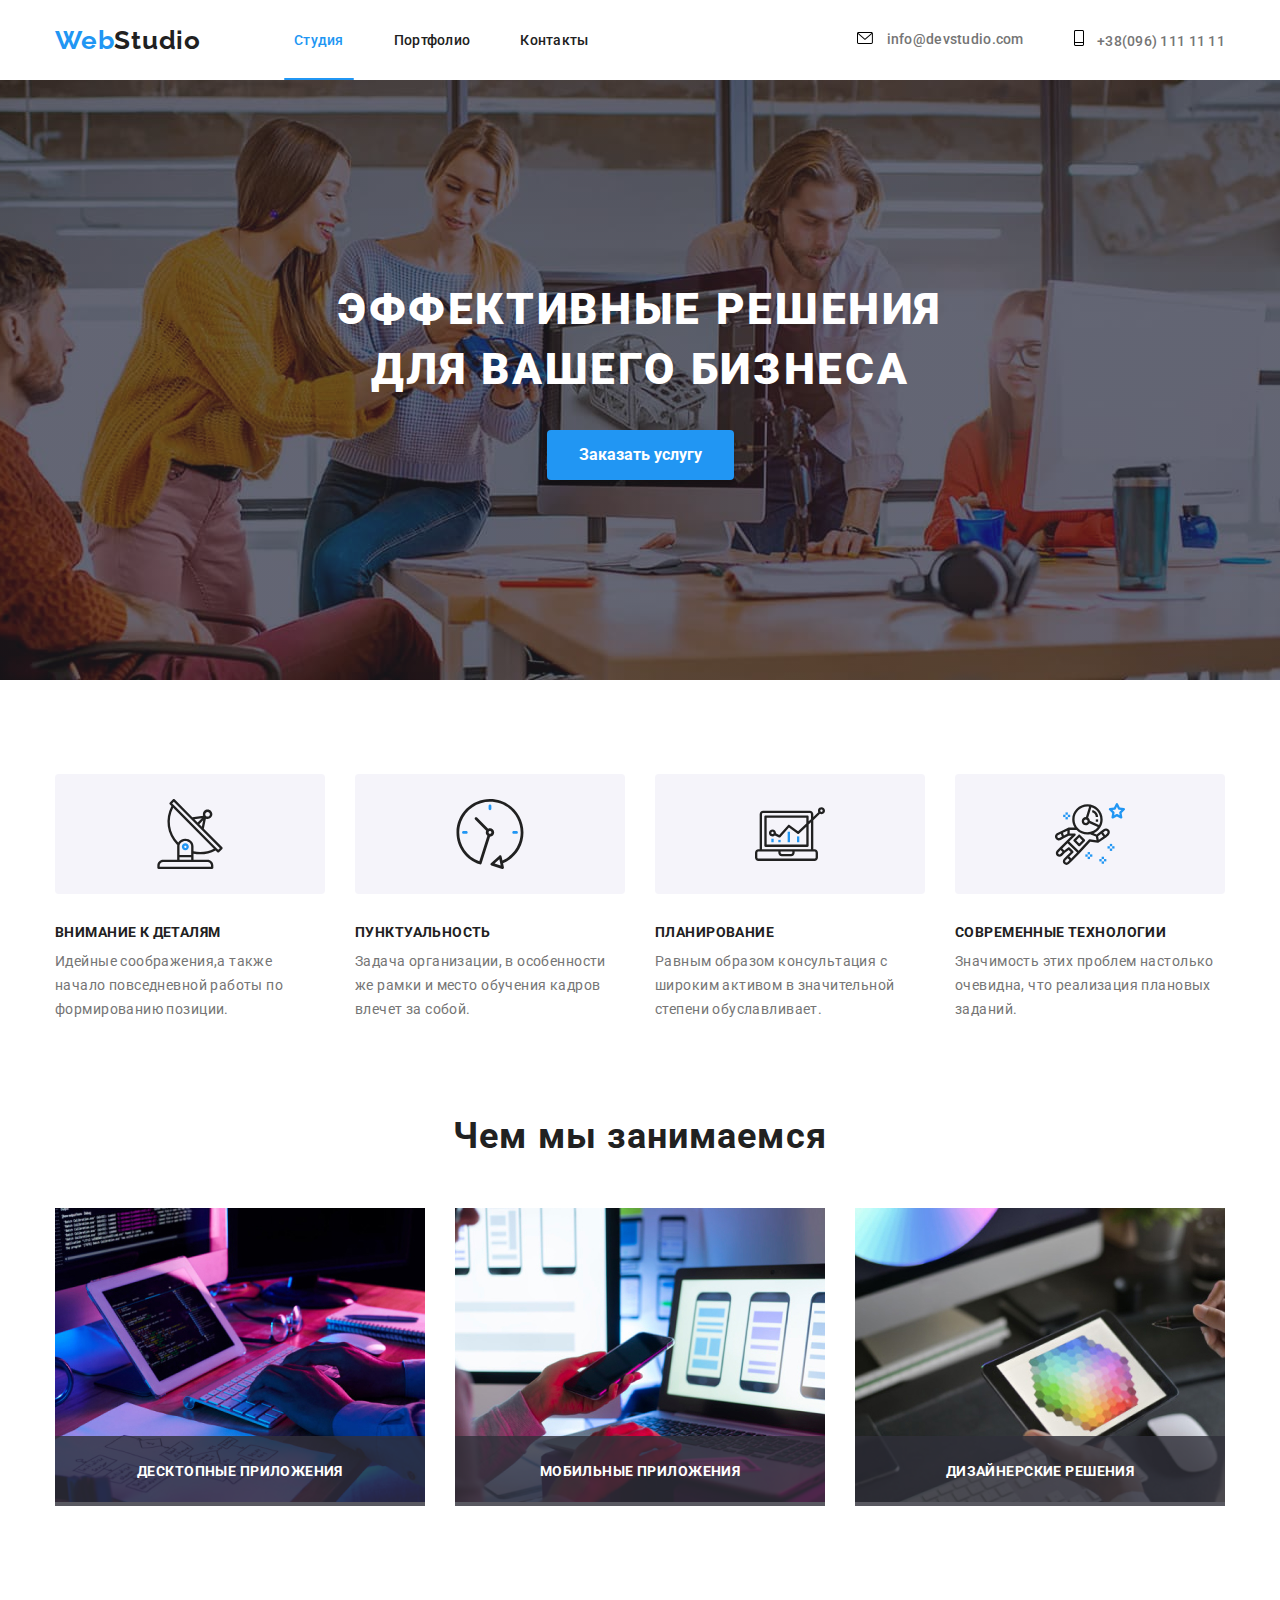
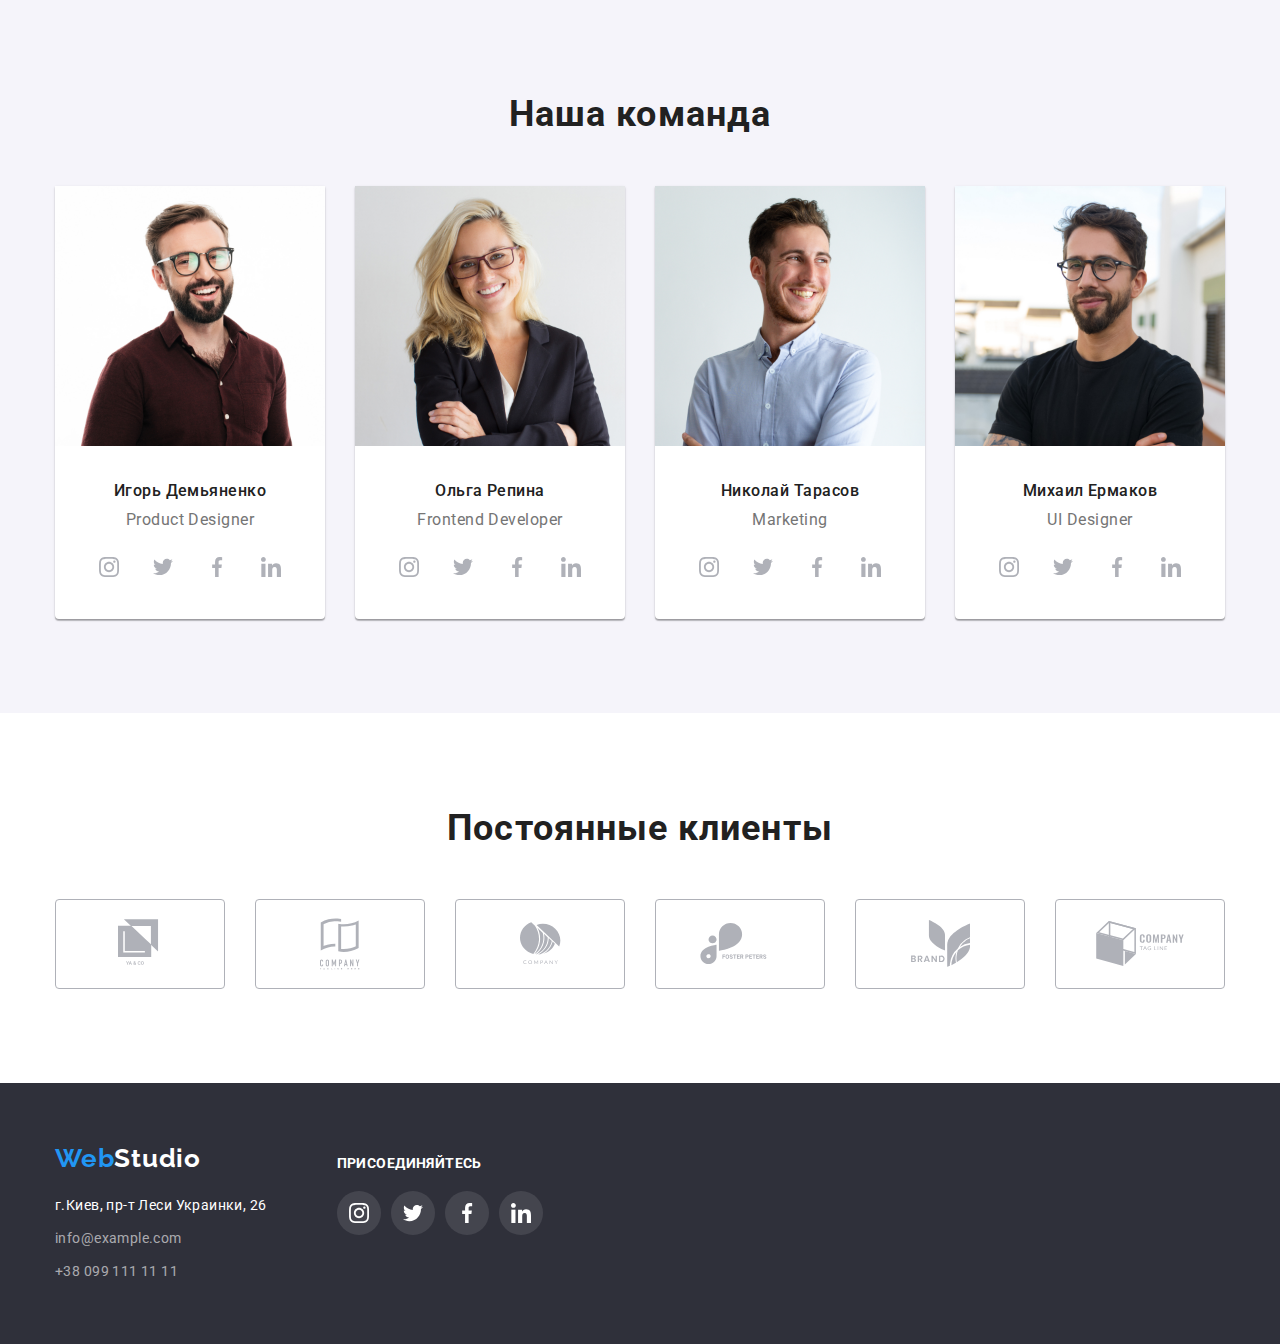
<file: index.html>
<!DOCTYPE html>
<html lang="en">
  <head>
    <meta charset="UTF-8" />
    <meta name="viewport" content="width=device-width, initial-scale=1.0" />
    <title>Goit-hw-05</title>
    <link rel="preconnect" href="https://fonts.gstatic.com" />
    <link
      href="https://fonts.googleapis.com/css2?family=Raleway:wght@700&display=swap"
      rel="stylesheet"
    />
    <link
      href="https://fonts.googleapis.com/css2?family=Roboto:wght@500;700;900&display=swap"
      rel="stylesheet"
    />
    <link
      rel="stylesheet"
      href="https://cdnjs.cloudflare.com/ajax/libs/modern-normalize/1.0.0/modern-normalize.min.css"
    />
    <link rel="stylesheet" href="./css/styles.css" />
  </head>
  <body>
    <header class="page-header">
      <div class="container container-header">
        <nav class="navigation">
          <a href="./index.html" class="logo-link">
            <span class="logo-blue">Web</span
            ><span class="logo-black">Studio</span>
          </a>
          <ul class="menu-list">
            <li class="menu-item">
              <a href="#" class="nav-link action-window">Студия</a>
            </li>
            <li class="menu-item">
              <a href="./portfolio.html" class="nav-link">Портфолио</a>
            </li>
            <li class="menu-item">
              <a href="#adress" class="nav-link">Контакты</a>
            </li>
          </ul>
        </nav>
        <ul class="menu-contacts">
          <li class="menu-contacts-item">
            <a
              href="mailto:info@devstudio.com"
              class="menu-contacts-link email-link"
            >
              <svg class="email-svg">
                <use href="./images/icons/mi.svg#icon-message"></use>
              </svg>
              info@devstudio.com</a
            >
          </li>
          <li class="menu-contacts-item">
            <a href="tel:+380961112222" class="menu-contacts-link">
              <svg class="phone-svg">
                <use href="./images/icons/mi.svg#icon-iphone"></use>
              </svg>
              +38(096) 111 11 11</a
            >
          </li>
        </ul>
      </div>
    </header>
    <main>
      <section class="hero">
        <div class="hero-container container">
          <h1 class="hero-h1">Эффективные решения для вашего бизнеса</h1>
          <button data-modal-open class="hero-button">Заказать услугу</button>
        </div>
      </section>
      <section class="qualities">
        <div class="container">
          <ul class="qualities-list">
            <li class="qualities-item icon-sattelite">
              <h3 class="qualities-title">Внимание к деталям</h3>
              <p class="qualities-text">
                Идейные соображения,а также начало повседневной работы по
                формированию позиции.
              </p>
            </li>
            <li class="qualities-item icon-clock">
              <h3 class="qualities-title">Пунктуальность</h3>
              <p class="qualities-text">
                Задача организации, в особенности же рамки и место обучения
                кадров влечет за собой.
              </p>
            </li>
            <li class="qualities-item icon-computer">
              <h3 class="qualities-title">Планирование</h3>
              <p class="qualities-text">
                Равным образом консультация с широким активом в значительной
                степени обуславливает.
              </p>
            </li>
            <li class="qualities-item icon-astronaut">
              <h3 class="qualities-title">Современные технологии</h3>
              <p class="qualities-text">
                Значимость этих проблем настолько очевидна, что реализация
                плановых заданий.
              </p>
            </li>
          </ul>
        </div>
      </section>
      <section class="our-occupation">
        <div class="container">
          <h2 class="our-occupation-tittle">Чем мы занимаемся</h2>
          <ul class="our-occupation-list">
            <li class="our-occupation-list-item">
              <div class="our-occupation-iteam-container">
                <img
                  src="./images/portfolio1.jpg"
                  alt="Портфолио"
                  width="370"
                  height="294"
                />
                <p class="our-occupation-item-text">Десктопные приложения</p>
              </div>
            </li>
            <li class="our-occupation-list-item">
              <div class="our-occupation-iteam-container">
                <img
                  src="./images/portfolio2.jpg"
                  alt="Портфолио"
                  width="370"
                  height="294"
                />
                <p class="our-occupation-item-text">Мобильные приложения</p>
              </div>
            </li>
            <li class="our-occupation-list-item">
              <div class="our-occupation-iteam-container">
                <img
                  src="./images/portfolio3.jpg"
                  alt="Портфолио"
                  width="370"
                  height="294"
                />
                <p class="our-occupation-item-text">Дизайнерские решения</p>
              </div>
            </li>
          </ul>
        </div>
      </section>
      <section class="our-team">
        <div class="container">
          <h2 class="our-team-title">Наша команда</h2>
          <ul class="our-team-list">
            <li class="our-team-item">
              <img
                src="./images/team1.jpg"
                alt="Фото Игорь Демьяненко"
                width="270"
                height="260"
              />
              <div class="our-team-description-container">
                <h3 class="our-team-list-title">Игорь Демьяненко</h3>
                <p class="our-team-text">Product Designer</p>
                <ul class="our-team-social-list">
                  <li class="our-team-social-item">
                    <a href="" class="our-team-social-link">
                      <svg class="social-list-svg">
                        <use
                          href="./images/icons/symbol-defs2.svg#icon-instagram"
                        ></use>
                      </svg>
                    </a>
                  </li>
                  <li class="our-team-social-item">
                    <a href="" class="our-team-social-link">
                      <svg class="social-list-svg">
                        <use
                          href="./images/icons/symbol-defs2.svg#icon-twitter"
                        ></use>
                      </svg>
                    </a>
                  </li>
                  <li class="our-team-social-item">
                    <a href="" class="our-team-social-link">
                      <svg class="social-list-svg">
                        <use
                          href="./images/icons/symbol-defs2.svg#icon-facebook"
                        ></use>
                      </svg>
                    </a>
                  </li>
                  <li class="our-team-social-item">
                    <a href="" class="our-team-social-link">
                      <svg class="social-list-svg">
                        <use
                          href="./images/icons/symbol-defs2.svg#icon-linkedin"
                        ></use>
                      </svg>
                    </a>
                  </li>
                </ul>
              </div>
            </li>
            <li class="our-team-item">
              <img
                src="./images/team2.jpg"
                alt="Фото Ольга Репина"
                width="270"
                height="260"
              />
              <div class="our-team-description-container">
                <h3 class="our-team-list-title">Ольга Репина</h3>
                <p class="our-team-text">Frontend Developer</p>
                <ul class="our-team-social-list">
                  <li class="our-team-social-item">
                    <a href="" class="our-team-social-link">
                      <svg class="social-list-svg">
                        <use
                          href="./images/icons/symbol-defs2.svg#icon-instagram"
                        ></use>
                      </svg>
                    </a>
                  </li>
                  <li class="our-team-social-item">
                    <a href="" class="our-team-social-link">
                      <svg class="social-list-svg">
                        <use
                          href="./images/icons/symbol-defs2.svg#icon-twitter"
                        ></use>
                      </svg>
                    </a>
                  </li>
                  <li class="our-team-social-item">
                    <a href="" class="our-team-social-link">
                      <svg class="social-list-svg">
                        <use
                          href="./images/icons/symbol-defs2.svg#icon-facebook"
                        ></use>
                      </svg>
                    </a>
                  </li>
                  <li class="our-team-social-item">
                    <a href="" class="our-team-social-link">
                      <svg class="social-list-svg">
                        <use
                          href="./images/icons/symbol-defs2.svg#icon-linkedin"
                        ></use>
                      </svg>
                    </a>
                  </li>
                </ul>
              </div>
            </li>
            <li class="our-team-item">
              <img
                src="./images/team3.jpg"
                alt="Фото Николай Тарасов"
                width="270"
                height="260"
              />
              <div class="our-team-description-container">
                <h3 class="our-team-list-title">Николай Тарасов</h3>
                <p class="our-team-text">Marketing</p>
                <ul class="our-team-social-list">
                  <li class="our-team-social-item">
                    <a href="" class="our-team-social-link">
                      <svg class="social-list-svg">
                        <use
                          href="./images/icons/symbol-defs2.svg#icon-instagram"
                        ></use>
                      </svg>
                    </a>
                  </li>
                  <li class="our-team-social-item">
                    <a href="" class="our-team-social-link">
                      <svg class="social-list-svg">
                        <use
                          href="./images/icons/symbol-defs2.svg#icon-twitter"
                        ></use>
                      </svg>
                    </a>
                  </li>
                  <li class="our-team-social-item">
                    <a href="" class="our-team-social-link">
                      <svg class="social-list-svg">
                        <use
                          href="./images/icons/symbol-defs2.svg#icon-facebook"
                        ></use>
                      </svg>
                    </a>
                  </li>
                  <li class="our-team-social-item">
                    <a href="" class="our-team-social-link">
                      <svg class="social-list-svg">
                        <use
                          href="./images/icons/symbol-defs2.svg#icon-linkedin"
                        ></use>
                      </svg>
                    </a>
                  </li>
                </ul>
              </div>
            </li>
            <li class="our-team-item">
              <img
                src="./images/team4.jpg"
                alt="Фото Михаил Ермаков"
                width="270"
                height="260"
              />
              <div class="our-team-description-container">
                <h3 class="our-team-list-title">Михаил Ермаков</h3>
                <p class="our-team-text">UI Designer</p>
                <ul class="our-team-social-list">
                  <li class="our-team-social-item">
                    <a href="" class="our-team-social-link">
                      <svg class="social-list-svg">
                        <use
                          href="./images/icons/symbol-defs2.svg#icon-instagram"
                        ></use>
                      </svg>
                    </a>
                  </li>
                  <li class="our-team-social-item">
                    <a href="" class="our-team-social-link">
                      <svg class="social-list-svg">
                        <use
                          href="./images/icons/symbol-defs2.svg#icon-twitter"
                        ></use>
                      </svg>
                    </a>
                  </li>
                  <li class="our-team-social-item">
                    <a href="" class="our-team-social-link">
                      <svg class="social-list-svg">
                        <use
                          href="./images/icons/symbol-defs2.svg#icon-facebook"
                        ></use>
                      </svg>
                    </a>
                  </li>
                  <li class="our-team-social-item">
                    <a href="" class="our-team-social-link">
                      <svg class="social-list-svg">
                        <use
                          href="./images/icons/symbol-defs2.svg#icon-linkedin"
                        ></use>
                      </svg>
                    </a>
                  </li>
                </ul>
              </div>
            </li>
          </ul>
        </div>
      </section>
      <section class="customers">
        <div class="container">
          <h2 class="customers-title">Постоянные клиенты</h2>
          <ul class="customers-list">
            <div class="customers-item-container">
              <li class="customers-item">
                <a href="" class="customers-svg-link">
                  <svg class="customers-svg-yaco">
                    <use
                      href="./images/icons/symbol-customers.svg#icon-customers-1"
                    ></use>
                  </svg>
                </a>
              </li>
            </div>
            <div class="customers-item-container">
              <li class="customers-item">
                <a href="" class="customers-svg-link">
                  <svg class="customers-svg-tagline">
                    <use
                      href="./images/icons/symbol-customers.svg#icon-customers-2"
                    ></use>
                  </svg>
                </a>
              </li>
            </div>
            <div class="customers-item-container">
              <li class="customers-item">
                <a href="" class="customers-svg-link">
                  <svg class="customers-svg-company">
                    <use
                      href="./images/icons/symbol-customers.svg#icon-customers-3"
                    ></use>
                  </svg>
                </a>
              </li>
            </div>
            <div class="customers-item-container">
              <li class="customers-item">
                <a href="" class="customers-svg-link">
                  <svg class="customers-svg-foster">
                    <use
                      href="./images/icons/symbol-customers.svg#icon-customers-4"
                    ></use>
                  </svg>
                </a>
              </li>
            </div>
            <div class="customers-item-container">
              <li class="customers-item">
                <a href="" class="customers-svg-link">
                  <svg class="customers-svg-brand">
                    <use
                      href="./images/icons/symbol-customers.svg#icon-customers-5"
                    ></use>
                  </svg>
                </a>
              </li>
            </div>
            <div class="customers-item-container">
              <li class="customers-item">
                <a href="" class="customers-svg-link">
                  <svg class="customers-svg-companytagline">
                    <use
                      href="./images/icons/symbol-customers.svg#icon-customers-6"
                    ></use>
                  </svg>
                </a>
              </li>
            </div>
          </ul>
        </div>
      </section>
    </main>
    <footer class="footer">
      <div class="container footer-container">
        <div class="footer-contacts-container">
          <div class="footer-logo-container">
            <a href="./index.html" id="adress" class="footer-logo-link">
              <span class="logo-blue">Web</span
              ><span class="logo-white">Studio</span></a
            >
          </div>
          <ul class="footer-list">
            <li class="footer-item">
              <address class="adress">г.Киев, пр-т Леси Украинки, 26</address>
            </li>
            <li class="footer-item">
              <a href="mailto:louglescom@gmail.com" class="footer-link"
                >info@example.com</a
              >
            </li>
            <li class="footer-item">
              <a href="tel:+380935014329" class="footer-link"
                >+38 099 111 11 11</a
              >
            </li>
          </ul>
        </div>
        <div class="footer-social-container">
          <p class="footer-social-title">Присоединяйтесь</p>
          <ul class="footer-social-list">
            <li class="footer-social-item footer-instagram">
              <a href=""> </a>
            </li>
            <li class="footer-social-item footer-twitter">
              <a href=""> </a>
            </li>
            <li class="footer-social-item footer-facebook">
              <a href=""> </a>
            </li>
            <li class="footer-social-item footer-linked-in">
              <a href=""> </a>
            </li>
          </ul>
        </div>
      </div>
    </footer>
    <div class="backdrop is-hidden" data-modal>
      <div class="modal">
        <p>
          Lorem, ipsum dolor sit amet consectetur adipisicing elit. Nisi nobis,
          id omnis culpa vel ab voluptatem officiis, exercitationem mollitia
          placeat ea earum qui modi in sit dolorem maiores unde rem.
        </p>
        <button data-modal-close>Close</button>
      </div>
    </div>
    <script src="./js/modal.js"></script>
  </body>
</html>
</file>
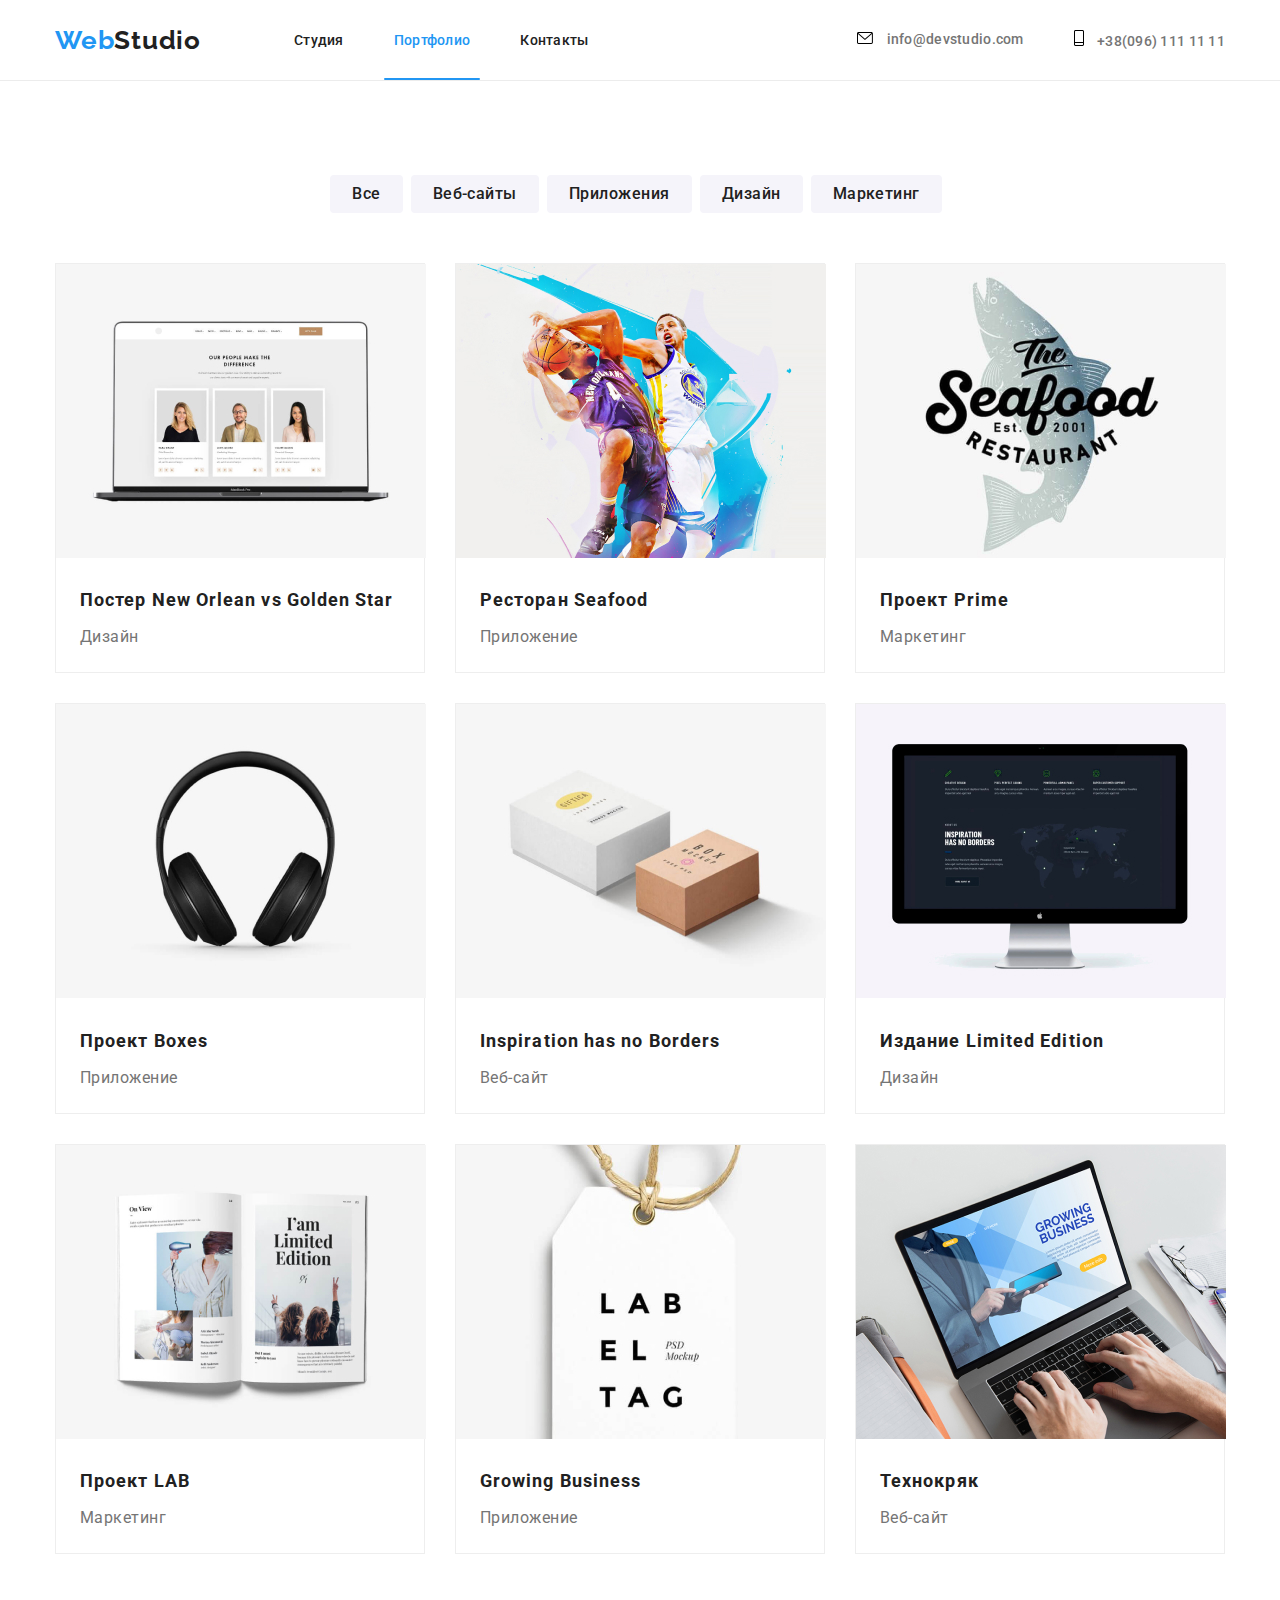
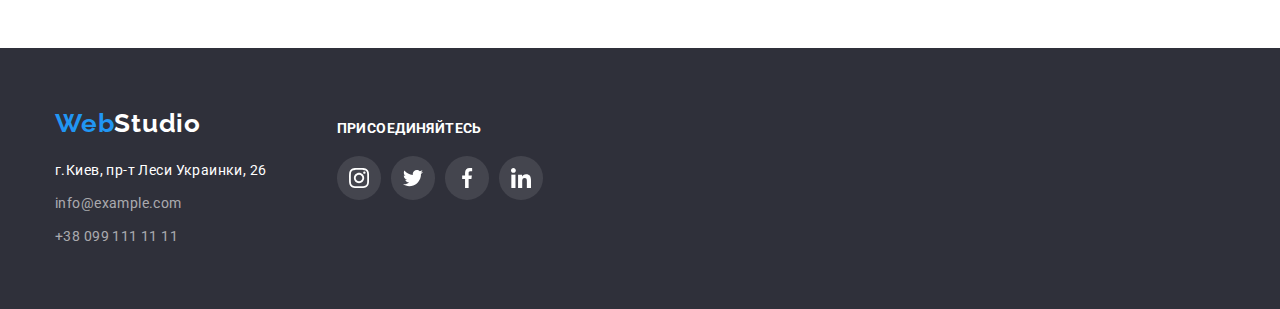
<file: portfolio.html>
<!DOCTYPE html>
<html lang="en">
  <head>
    <meta charset="UTF-8" />
    <meta name="viewport" content="width=device-width, initial-scale=1.0" />
    <title>Goit-hw-05</title>
    <link rel="preconnect" href="https://fonts.gstatic.com" />
    <link
      href="https://fonts.googleapis.com/css2?family=Raleway:wght@700&display=swap"
      rel="stylesheet"
    />
    <link
      href="https://fonts.googleapis.com/css2?family=Roboto:wght@500;700;900&display=swap"
      rel="stylesheet"
    />
    <link
      rel="stylesheet"
      href="https://cdnjs.cloudflare.com/ajax/libs/modern-normalize/1.0.0/modern-normalize.min.css"
    />
    <link rel="stylesheet" href="./css/styles.css" />
  </head>
  <body>
    <header class="portfolio-header">
      <div class="container container-header">
        <nav class="navigation">
          <a href="./index.html" class="logo-link">
            <span class="logo-blue">Web</span
            ><span class="logo-black">Studio</span>
          </a>
          <ul class="menu-list">
            <li class="menu-item">
              <a href="./index.html" class="nav-link">Студия</a>
            </li>
            <li class="menu-item">
              <a href="./portfolio.html" class="nav-link action-window"
                >Портфолио</a
              >
            </li>
            <li class="menu-item">
              <a href="#adress" class="nav-link">Контакты</a>
            </li>
          </ul>
        </nav>
        <ul class="menu-contacts">
          <li class="menu-contacts-item">
            <a
              href="mailto:info@devstudio.com"
              class="menu-contacts-link email-link"
            >
              <svg class="email-svg">
                <use href="./images/icons/mi.svg#icon-message"></use>
              </svg>
              info@devstudio.com</a
            >
          </li>
          <li class="menu-contacts-item">
            <a href="tel:+380961112222" class="menu-contacts-link">
              <svg class="phone-svg">
                <use href="./images/icons/mi.svg#icon-iphone"></use>
              </svg>
              +38(096) 111 11 11</a
            >
          </li>
        </ul>
      </div>
    </header>
    <main>
      <section class="portfolio">
        <div class="container portfolio-head">
          <!-- <h2 class="portfolio-title">Навигация Портфолио</h2> -->
          <ul class="portfolio-btn-list">
            <li class="portfolio-btn-item">
              <button type="button" class="portfolio-btn">Все</button>
            </li>
            <li class="portfolio-btn-item">
              <button type="button" class="portfolio-btn">Веб-сайты</button>
            </li>
            <li class="portfolio-btn-item">
              <button type="button" class="portfolio-btn">Приложения</button>
            </li>
            <li class="portfolio-btn-item">
              <button type="button" class="portfolio-btn">Дизайн</button>
            </li>
            <li class="portfolio-btn-item">
              <button type="button" class="portfolio-btn">Маркетинг</button>
            </li>
          </ul>
          <ul class="portfolio-img-list">
            <li class="portfolio-img-item">
              <article class="portfolio-card">
                <div class="card-thumb">
                  <img
                    src="./images/portfolio/1.jpg"
                    alt="Технокряк"
                    width="370"
                    height="294"
                  />
                  <p class="portofolio-hidden-text">
                    Технокряк это современная площадка распространения
                    коронавируса. Компании используют эту платформу для
                    цифрового шпионажа и атак на защищённые сервера конкурентов.
                  </p>
                </div>
                <div class="portfolio-img-container">
                  <h3 class="portfolio-img-title">
                    Постер New Orlean vs Golden Star
                  </h3>
                  <p class="portfolio-text">Дизайн</p>
                </div>
              </article>
            </li>
            <li class="portfolio-img-item">
              <article class="portfolio-card">
                <div class="card-thumb">
                  <img
                    src="./images/portfolio/2.jpg"
                    alt="Технокряк"
                    width="370"
                    height="294"
                  />
                  <p class="portofolio-hidden-text">
                    Технокряк это современная площадка распространения
                    коронавируса. Компании используют эту платформу для
                    цифрового шпионажа и атак на защищённые сервера конкурентов.
                  </p>
                </div>
                <div class="portfolio-img-container">
                  <h3 class="portfolio-img-title">Ресторан Seafood</h3>
                  <p class="portfolio-text">Приложение</p>
                </div>
              </article>
            </li>
            <li class="portfolio-img-item">
              <article class="portfolio-card">
                <div class="card-thumb">
                  <img
                    src="./images/portfolio/3.jpg"
                    alt="Технокряк"
                    width="370"
                    height="294"
                  />
                  <p class="portofolio-hidden-text">
                    Технокряк это современная площадка распространения
                    коронавируса. Компании используют эту платформу для
                    цифрового шпионажа и атак на защищённые сервера конкурентов.
                  </p>
                </div>
                <div class="portfolio-img-container">
                  <h3 class="portfolio-img-title">Проект Prime</h3>
                  <p class="portfolio-text">Маркетинг</p>
                </div>
              </article>
            </li>
            <li class="portfolio-img-item">
              <article class="portfolio-card">
                <div class="card-thumb">
                  <img
                    src="./images/portfolio/4.jpg"
                    alt="Технокряк"
                    width="370"
                    height="294"
                  />
                  <p class="portofolio-hidden-text">
                    Технокряк это современная площадка распространения
                    коронавируса. Компании используют эту платформу для
                    цифрового шпионажа и атак на защищённые сервера конкурентов.
                  </p>
                </div>
                <div class="portfolio-img-container">
                  <h3 class="portfolio-img-title">Проект Boxes</h3>
                  <p class="portfolio-text">Приложение</p>
                </div>
              </article>
            </li>
            <li class="portfolio-img-item">
              <article class="portfolio-card">
                <div class="card-thumb">
                  <img
                    src="./images/portfolio/5.jpg"
                    alt="Технокряк"
                    width="370"
                    height="294"
                  />
                  <p class="portofolio-hidden-text">
                    Технокряк это современная площадка распространения
                    коронавируса. Компании используют эту платформу для
                    цифрового шпионажа и атак на защищённые сервера конкурентов.
                  </p>
                </div>
                <div class="portfolio-img-container">
                  <h3 class="portfolio-img-title">
                    Inspiration has no Borders
                  </h3>
                  <p class="portfolio-text">Веб-сайт</p>
                </div>
              </article>
            </li>
            <li class="portfolio-img-item">
              <article class="portfolio-card">
                <div class="card-thumb">
                  <img
                    src="./images/portfolio/6.jpg"
                    alt="Технокряк"
                    width="370"
                    height="294"
                  />
                  <p class="portofolio-hidden-text">
                    Технокряк это современная площадка распространения
                    коронавируса. Компании используют эту платформу для
                    цифрового шпионажа и атак на защищённые сервера конкурентов.
                  </p>
                </div>
                <div class="portfolio-img-container">
                  <h3 class="portfolio-img-title">Издание Limited Edition</h3>
                  <p class="portfolio-text">Дизайн</p>
                </div>
              </article>
            </li>
            <li class="portfolio-img-item">
              <article class="portfolio-card">
                <div class="card-thumb">
                  <img
                    src="./images/portfolio/7.jpg"
                    alt="Технокряк"
                    width="370"
                    height="294"
                  />
                  <p class="portofolio-hidden-text">
                    Технокряк это современная площадка распространения
                    коронавируса. Компании используют эту платформу для
                    цифрового шпионажа и атак на защищённые сервера конкурентов.
                  </p>
                </div>
                <div class="portfolio-img-container">
                  <h3 class="portfolio-img-title">Проект LAB</h3>
                  <p class="portfolio-text">Маркетинг</p>
                </div>
              </article>
            </li>
            <li class="portfolio-img-item">
              <article class="portfolio-card">
                <div class="card-thumb">
                  <img
                    src="./images/portfolio/8.jpg"
                    alt="Технокряк"
                    width="370"
                    height="294"
                  />
                  <p class="portofolio-hidden-text">
                    Технокряк это современная площадка распространения
                    коронавируса. Компании используют эту платформу для
                    цифрового шпионажа и атак на защищённые сервера конкурентов.
                  </p>
                </div>
                <div class="portfolio-img-container">
                  <h3 class="portfolio-img-title">Growing Business</h3>
                  <p class="portfolio-text">Приложение</p>
                </div>
              </article>
            </li>
            <li class="portfolio-img-item">
              <article class="portfolio-card">
                <div class="card-thumb">
                  <img
                    src="./images/portfolio/9.jpg"
                    alt="Технокряк"
                    width="370"
                    height="294"
                  />
                  <p class="portofolio-hidden-text">
                    Технокряк это современная площадка распространения
                    коронавируса. Компании используют эту платформу для
                    цифрового шпионажа и атак на защищённые сервера конкурентов.
                  </p>
                </div>
                <div class="portfolio-img-container">
                  <h3 class="portfolio-img-title">Технокряк</h3>
                  <p class="portfolio-text">Веб-сайт</p>
                </div>
              </article>
            </li>
          </ul>
        </div>
      </section>
    </main>
    <footer class="footer">
      <div class="container footer-container">
        <div class="footer-contacts-container">
          <div class="footer-logo-container">
            <a href="./portfolio.html" id="adress" class="footer-logo-link">
              <span class="logo-blue">Web</span
              ><span class="logo-white">Studio</span></a
            >
          </div>
          <ul class="footer-list">
            <li class="footer-item">
              <address class="adress">г.Киев, пр-т Леси Украинки, 26</address>
            </li>
            <li class="footer-item">
              <a href="mailto:louglescom@gmail.com" class="footer-link"
                >info@example.com</a
              >
            </li>
            <li class="footer-item">
              <a href="tel:+380935014329" class="footer-link"
                >+38 099 111 11 11</a
              >
            </li>
          </ul>
        </div>
        <div class="footer-social-container">
          <p class="footer-social-title">Присоединяйтесь</p>
          <ul class="footer-social-list">
            <li class="footer-social-item footer-instagram">
              <a href=""> </a>
            </li>
            <li class="footer-social-item footer-twitter">
              <a href=""> </a>
            </li>
            <li class="footer-social-item footer-facebook">
              <a href=""> </a>
            </li>
            <li class="footer-social-item footer-linked-in">
              <a href=""> </a>
            </li>
          </ul>
        </div>
      </div>
    </footer>
  </body>
</html>
</file>
<file: css/styles.css>
/*======================================Глобальные переменные======================================*/

a {
  text-decoration: none;
  color: #212121;
}
:root {
  --text-header: #212121;
  --text-p: #757575;
  --text-white: #ffffff;
  --text-blue: #2196f3;
  --background-dark: #2f303a;
  --background-grey: #f5f4fa;
}

h1,
h2,
h3,
h4,
h5,
h6,
body,
ul,
li,
p {
  padding: 0;
  margin: 0;
  list-style: none;
  border: none;
}

/*======================================Логотип======================================*/
.container {
  width: 1200px;
  padding-left: 15px;
  padding-right: 15px;
  margin: 0 auto;
}
.container-header {
  display: flex;
  align-items: center;
  justify-content: space-between;
  height: 80px;
}
.portfolio-header {
  border-bottom: 1px solid #ececec;
}
.navigation {
  display: flex;
  align-items: center;
}
.logo-blue {
  font-family: "Raleway";
  font-style: normal;
  font-weight: 700;
  font-size: 26px;
  line-height: 1.192;
  letter-spacing: 0.03em;
  color: var(--text-blue);
}
.logo-black {
  font-family: "Raleway";
  font-style: normal;
  font-weight: 700;
  font-size: 26px;
  line-height: 1.192;
  letter-spacing: 0.03em;
  color: var(--text-header);
}
.logo-white {
  font-family: "Raleway";
  font-style: normal;
  font-weight: 700;
  font-size: 26px;
  line-height: 1.192;
  letter-spacing: 0.03em;
  color: var(--text-white);
}

/*======================================Навигация======================================*/
.menu-list {
  margin-left: 83px;
  display: flex;
}
.menu-list > .menu-item:not(:last-child) {
  margin-right: 30px;
}
.nav-link {
  display: block;
  padding: 10px;
  text-decoration: none;
}
.nav-link::after {
  display: inline-block;
  content: "";
  width: 100%;
  height: 2px;
  background: var(--text-blue);
  border-radius: 2px;
  position: absolute;
  left: 0;
  bottom: 0;
  transform: scaleX(0);
  transition: 250ms cubic-bezier(0.4, 0, 0.2, 1);
}
.action-window::before {
  display: inline-block;
  content: "";
  width: 100%;
  height: 2px;
  background: var(--text-blue);
  border-radius: 2px;
  position: absolute;
  left: 0;
  bottom: 0;
  transform: scaleX(1);
  transition: 250ms cubic-bezier(0.4, 0, 0.2, 1);
}
.action-window {
  color: var(--text-blue);
}
.nav-link:hover::after,
.nav-link:focus:after {
  transform: scaleX(1);
}
.menu-item {
  padding-top: 22px;
  padding-bottom: 22px;
  position: relative;
}
.nav-link:hover,
.nav-link:focus {
  color: var(--text-blue);
}
.email-link {
  margin-right: 50px;
}
.email-svg {
  width: 16px;
  height: 12px;
  margin-right: 10px;
  transition: 250ms cubic-bezier(0.4, 0, 0.2, 1);
}
.phone-svg {
  width: 10px;
  height: 16px;
  margin-right: 10px;
  transition: 250ms cubic-bezier(0.4, 0, 0.2, 1);
}
.menu-contacts-link:hover {
  color: var(--text-blue);
}
.menu-contacts-link:hover .phone-svg {
  fill: var(--text-blue);
}
.menu-contacts-link:hover .email-svg {
  fill: var(--text-blue);
}
.nav-link {
  font-family: "Roboto";
  font-style: normal;
  font-weight: 500;
  font-size: 14px;
  line-height: 1.142;
  letter-spacing: 0.02em;
}

.menu-contacts-link {
  font-family: "Roboto";
  font-style: normal;
  font-weight: 500;
  font-size: 14px;
  line-height: 1.142;
  letter-spacing: 0.02em;
  color: var(--text-p);
  transition: 250ms cubic-bezier(0.4, 0, 0.2, 1);
}
.menu-contacts {
  display: flex;
}
/*======================================HERO section======================================*/

.hero {
  background-image: linear-gradient(
      rgba(47, 48, 58, 0.4),
      rgba(47, 48, 58, 0.4)
    ),
    url("../images/background/hero.jpg");
  background-size: cover;
  background-repeat: no-repeat;
  background-position: center;
  /* background-color: #2f303a; */
  padding-bottom: 200px;
  padding-top: 200px;
}
.hero-h1 {
  font-family: "Roboto";
  font-weight: 900;
  font-size: 44px;
  line-height: 1.363;
  text-align: center;
  letter-spacing: 0.06em;
  text-transform: uppercase;
  color: var(--text-white);
  width: 696px;
  margin: 0 auto 30px;
}
.hero-button {
  font-family: Roboto;
  font-style: normal;
  font-weight: bold;
  font-size: 16px;
  line-height: 1.875;
  background: var(--text-blue);
  box-shadow: 0px 4px 4px rgba(0, 0, 0, 0.15);
  border-radius: 4px;
  color: var(--text-white);
  padding: 10px 32px;
  display: block;
  margin: 0 auto;
  border: none;
}

/*======================================Качества======================================*/
.qualities {
  padding-top: 94px;
}
.qualities-item {
  width: 270px;
}
.qualities-item::before {
  display: block;
  content: "";
  height: 120px;
  background-repeat: no-repeat;
  background-position: center;
  background-color: var(--background-grey);
  margin-bottom: 30px;
  border-radius: 4px;
}
.icon-sattelite::before {
  background-image: url("../images/icons/qualities-1.svg");
}
.icon-clock::before {
  background-image: url("../images/icons/qualities-2.svg");
}
.icon-computer::before {
  background-image: url("../images/icons/qualities-3.svg");
}
.icon-astronaut::before {
  background-image: url("../images/icons/qualities-4.svg");
}
.qualities-item:not(:last-child) {
  margin-right: 30px;
}
.qualities-list {
  display: flex;
  align-items: center;
}
.qualities-title {
  font-family: "Roboto";
  font-style: normal;
  font-weight: bold;
  font-size: 14px;
  line-height: 1.142;
  letter-spacing: 0.03em;
  text-transform: uppercase;
  color: var(--text-header);
  margin-bottom: 10px;
}
.qualities p {
  font-family: "Roboto";
  font-style: normal;
  font-weight: normal;
  font-size: 14px;
  line-height: 1.714;
  letter-spacing: 0.03em;
  color: var(--text-p);
}

/*======================================Чем мы занимаемся======================================*/
.our-occupation {
  padding-bottom: 94px;
  padding-top: 94px;
}
.our-occupation-list {
  display: flex;
  align-items: center;
}
.our-occupation-tittle {
  font-family: "Roboto";
  font-style: normal;
  font-weight: bold;
  font-size: 36px;
  line-height: 1.166;
  text-align: center;
  letter-spacing: 0.03em;

  color: var(--text-header);
  padding-bottom: 50px;
}
.our-occupation-list-item:not(:last-child) {
  margin-right: 30px;
}
.our-occupation-iteam-container {
  position: relative;
}
.our-occupation-item-text {
  position: absolute;
  font-family: "Roboto";
  font-style: normal;
  font-weight: bold;
  font-size: 14px;
  line-height: 16px;
  text-align: center;
  letter-spacing: 0.03em;
  text-transform: uppercase;
  bottom: 0;
  left: 0;
  width: 100%;
  height: 70px;
  padding-top: 27px;
  background-color: rgba(47, 48, 58, 0.8);
  color: #ffffff;
}
/*======================================Наша команда======================================*/
.our-team {
  padding-bottom: 94px;
  padding-top: 94px;
  background-color: var(--background-grey);
}
.our-team-list {
  display: flex;
}
.our-team-item:not(:last-child) {
  margin-right: 30px;
}
.our-team-item {
  background-color: var(--text-white);
  box-shadow: 0px 1px 3px rgba(0, 0, 0, 0.12), 0px 1px 1px rgba(0, 0, 0, 0.14),
    0px 2px 1px rgba(0, 0, 0, 0.2);
  border-radius: 0px 0px 4px 4px;
}
.our-team-title {
  font-family: "Roboto";
  font-style: normal;
  font-weight: bold;
  font-size: 36px;
  line-height: 1.166;
  text-align: center;
  letter-spacing: 0.03em;
  color: var(--text-header);
  margin-bottom: 50px;
}
.our-team-list-title {
  font-family: "Roboto";
  font-style: normal;
  font-weight: 500;
  font-size: 16px;
  line-height: 1.187;
  text-align: center;
  letter-spacing: 0.03em;
  color: var(--text-header);
  /* margin: 30px 59px 10px 60px; */
}
.our-team-text {
  font-family: "Roboto";
  font-style: normal;
  font-weight: normal;
  font-size: 16px;
  line-height: 1.187;
  text-align: center;
  letter-spacing: 0.03em;
  color: var(--text-p);
  margin-bottom: 16px;
  margin-top: 10px;
}
.our-team-social-list {
  display: flex;
  justify-content: space-between;
  padding: 0 32px;
}
.our-team-description-container {
  padding-top: 30px;
  padding-bottom: 30px;
}
.our-team-social-item {
  cursor: pointer;
}
.our-team-social-link {
  display: flex;
  align-items: center;
  justify-content: center;
  width: 44px;
  height: 44px;
  border-radius: 50%;
  transition: 250ms cubic-bezier(0.4, 0, 0.2, 1);
}
.our-team-social-link:hover {
  background-color: var(--text-blue);
}
.our-team-social-link:hover .social-list-svg {
  fill: white;
}
.social-list-svg {
  width: 20px;
  height: 20px;
  fill: #afb1b8;
}
/* ======================================Постоянные клиенты====================================== */
.customers {
  padding-top: 94px;
  padding-bottom: 94px;
}
.customers-title {
  font-family: Roboto;
  font-style: normal;
  font-weight: bold;
  font-size: 36px;
  line-height: 42px;
  text-align: center;
  letter-spacing: 0.03em;
  color: var(--text-header);
  margin-bottom: 50px;
}
.customers-svg-link {
  display: flex;
  align-items: center;
  justify-content: center;
  width: 100%;
  height: 100%;
  fill: #afb1b8;
}
.customers-list {
  display: flex;
  justify-content: center;
}
.customers-item {
  width: 170px;
  height: 90px;
  cursor: pointer;
  border-radius: 4px;
  border: 1px solid #afb1b8;
  transition: 250ms cubic-bezier(0.4, 0, 0.2, 1);
}
.customers-item-container:hover li {
  border: 1px solid var(--text-blue);
  box-sizing: border-box;
  border-radius: 4px;
}
.customers-item-container:hover svg {
  fill: var(--text-blue);
}
.customers-item-container:not(:last-child) {
  margin-right: 30px;
}
.customers-svg-yaco {
  width: 44.27px;
  height: 49.23px;
  transition: 250ms cubic-bezier(0.4, 0, 0.2, 1);
}
.customers-svg-tagline {
  width: 40px;
  height: 52px;
  transition: 250ms cubic-bezier(0.4, 0, 0.2, 1);
}
.customers-svg-company {
  width: 41px;
  height: 42.6px;
  transition: 250ms cubic-bezier(0.4, 0, 0.2, 1);
}
.customers-svg-foster {
  width: 79.66px;
  height: 42.02px;
  transition: 250ms cubic-bezier(0.4, 0, 0.2, 1);
}
.customers-svg-brand {
  width: 59px;
  height: 47px;
  transition: 250ms cubic-bezier(0.4, 0, 0.2, 1);
}
.customers-svg-companytagline {
  width: 88.48px;
  height: 45.44px;
  transition: 250ms cubic-bezier(0.4, 0, 0.2, 1);
}
/*======================================Футер======================================*/
.footer-container {
  display: flex;
}
.footer {
  background-color: var(--background-dark);
  padding-bottom: 60px;
  padding-top: 60px;
}
.footer-logo-container {
  margin-bottom: 20px;
}
.footer-logo-link:hover {
  color: var(--text-blue);
}
.footer address {
  font-family: "Roboto";
  font-style: normal;
  font-weight: normal;
  font-size: 14px;
  line-height: 1.714;
  letter-spacing: 0.03em;
  color: var(--text-white);
}
.footer-item:not(:last-child) {
  margin-bottom: 9px;
}
.footer-link {
  font-family: "Roboto";
  font-style: normal;
  font-weight: normal;
  font-size: 14px;
  line-height: 1.714;
  letter-spacing: 0.03em;
  color: rgba(255, 255, 255, 0.6);
}
.footer-social-container {
  padding-left: 70px;
  padding-top: 12px;
}
.footer-social-list {
  display: flex;
  margin-top: 20px;
}
.footer-social-item:not(:last-child) {
  margin-right: 10px;
}
.footer-social-item:hover {
  background-color: var(--text-blue);
}
.footer-social-title {
  font-family: "Roboto";
  font-style: normal;
  font-weight: bold;
  font-size: 14px;
  line-height: 16px;
  letter-spacing: 0.03em;
  text-transform: uppercase;
  color: var(--text-white);
}
.footer-social-item {
  height: 44px;
  width: 44px;
  background-color: rgba(255, 255, 255, 0.1);
  background-repeat: no-repeat;
  border-radius: 50%;
  background-position: center;
  cursor: pointer;
  transition: 250ms cubic-bezier(0.4, 0, 0.2, 1);
}
.footer-instagram {
  background-image: url("../images/icons/footer-1.svg");
}
.footer-twitter {
  background-image: url("../images/icons/footer-2.svg");
}
.footer-facebook {
  background-image: url("../images/icons/footer-3.svg");
}
.footer-linked-in {
  background-image: url("../images/icons/footer-4.svg");
}
/*======================================Modal======================================*/
.backdrop {
  position: fixed;
  top: 0;
  left: 0;
  width: 100%;
  height: 100%;
  background-color: rgba(0, 0, 0, 0.2);
}
.is-hidden {
  opacity: 0;
  pointer-events: none;
}
.modal {
  position: absolute;
  top: 50%;
  left: 50%;
  transform: translate(-50%, -50%);
  min-width: 528px;
  min-height: 581px;
  padding: 15px;
  background-color: #ffffff;
  box-shadow: 0px 1px 3px rgba(0, 0, 0, 0.12), 0px 1px 1px rgba(0, 0, 0, 0.14),
    0px 2px 1px rgba(0, 0, 0, 0.2);
  border-radius: 4px;
}
/*======================================Портфолио======================================*/

.portfolio {
  padding-top: 94px;
  padding-bottom: 94px;
}
.page-portfolio {
  border: 1px solid #ececec;
}
.portfolio-btn-list {
  display: flex;
  justify-content: center;
}
.portfolio-btn-item {
  margin-right: 8px;
  margin-bottom: 50px;
}
.portfolio-btn {
  font-family: "Roboto";
  font-style: normal;
  font-weight: 500;
  font-size: 16px;
  line-height: 1.625;
  text-align: center;
  letter-spacing: 0.03em;
  color: var(--text-header);
  background: var(--background-grey);
  border-radius: 4px;
  margin: 0 auto;
  border: none;
  padding: 6px 22px;
  transition: 250ms cubic-bezier(0.4, 0, 0.2, 1);
}
.portfolio-btn:hover,
.portfolio-btn:focus {
  background: var(--text-blue);
  color: var(--text-white);
  box-shadow: 0px 3px 1px rgba(0, 0, 0, 0.1), 0px 1px 2px rgba(0, 0, 0, 0.08),
    0px 2px 2px rgba(0, 0, 0, 0.12);
  border-radius: 4px;
}
.portfolio-img-list {
  display: flex;
  flex-wrap: wrap;
}
.portfolio-img-item {
  width: 370px;
  border: 1px solid #eeeeee;
  background-color: var(--text-white);
}
.portfolio-img-item:before .portfolio-link::before {
  opacity: 1;
}
.portfolio-img-item:not(:nth-last-child(-n + 3)) {
  margin-bottom: 30px;
}
.portfolio-img-item:not(:nth-child(3n)) {
  margin-right: 30px;
}
.portfolio-img-container {
  padding: 20px 24px 20px 24px;
}
.portfolio-img-title {
  font-family: "Roboto";
  font-weight: bold;
  font-size: 18px;
  line-height: 2;
  letter-spacing: 0.06em;
  color: var(--text-header);
}
.portfolio-text {
  font-family: "Roboto";
  font-size: 16px;
  line-height: 1.875;
  letter-spacing: 0.03em;
  color: var(--text-p);
  margin-top: 4px;
}
/* ///////////////////////////////////////// */
.portfolio-card {
  width: 370px;
}
.card-thumb {
  position: relative;
  overflow: hidden;
}
.card-thumb::before {
  display: inline-block;
  content: "";

  position: absolute;
  top: 0;
  left: 0;
  width: 100%;
  height: 100%;
  background-color: rgba(33, 150, 243, 0.9);
  opacity: 0;

  transform: translateY(100%);
  transition: 250ms cubic-bezier(0.4, 0, 0.2, 1);
}
.portfolio-img-item:hover {
  box-shadow: 0px 1px 1px rgba(0, 0, 0, 0.12), 0px 4px 4px rgba(0, 0, 0, 0.06),
    1px 4px 6px rgba(0, 0, 0, 0.16);
}
.portofolio-hidden-text {
  font-family: "Roboto";
  font-style: normal;
  font-weight: normal;
  font-size: 18px;
  line-height: 1.555;
  letter-spacing: 0.03em;
  width: 322px;
  position: absolute;
  right: 24px;
  bottom: 63px;
  color: #ffffff;
  opacity: 0;
  transform: translateY(150%);
  transition: 250ms cubic-bezier(0.4, 0, 0.2, 1);
}
.portfolio-card:hover .card-thumb::before {
  opacity: 1;
  cursor: pointer;
  transform: translateY(0);
}
.portfolio-card:hover .portofolio-hidden-text {
  opacity: 1;
  cursor: pointer;
  transform: translateY(0);
}
</file>
